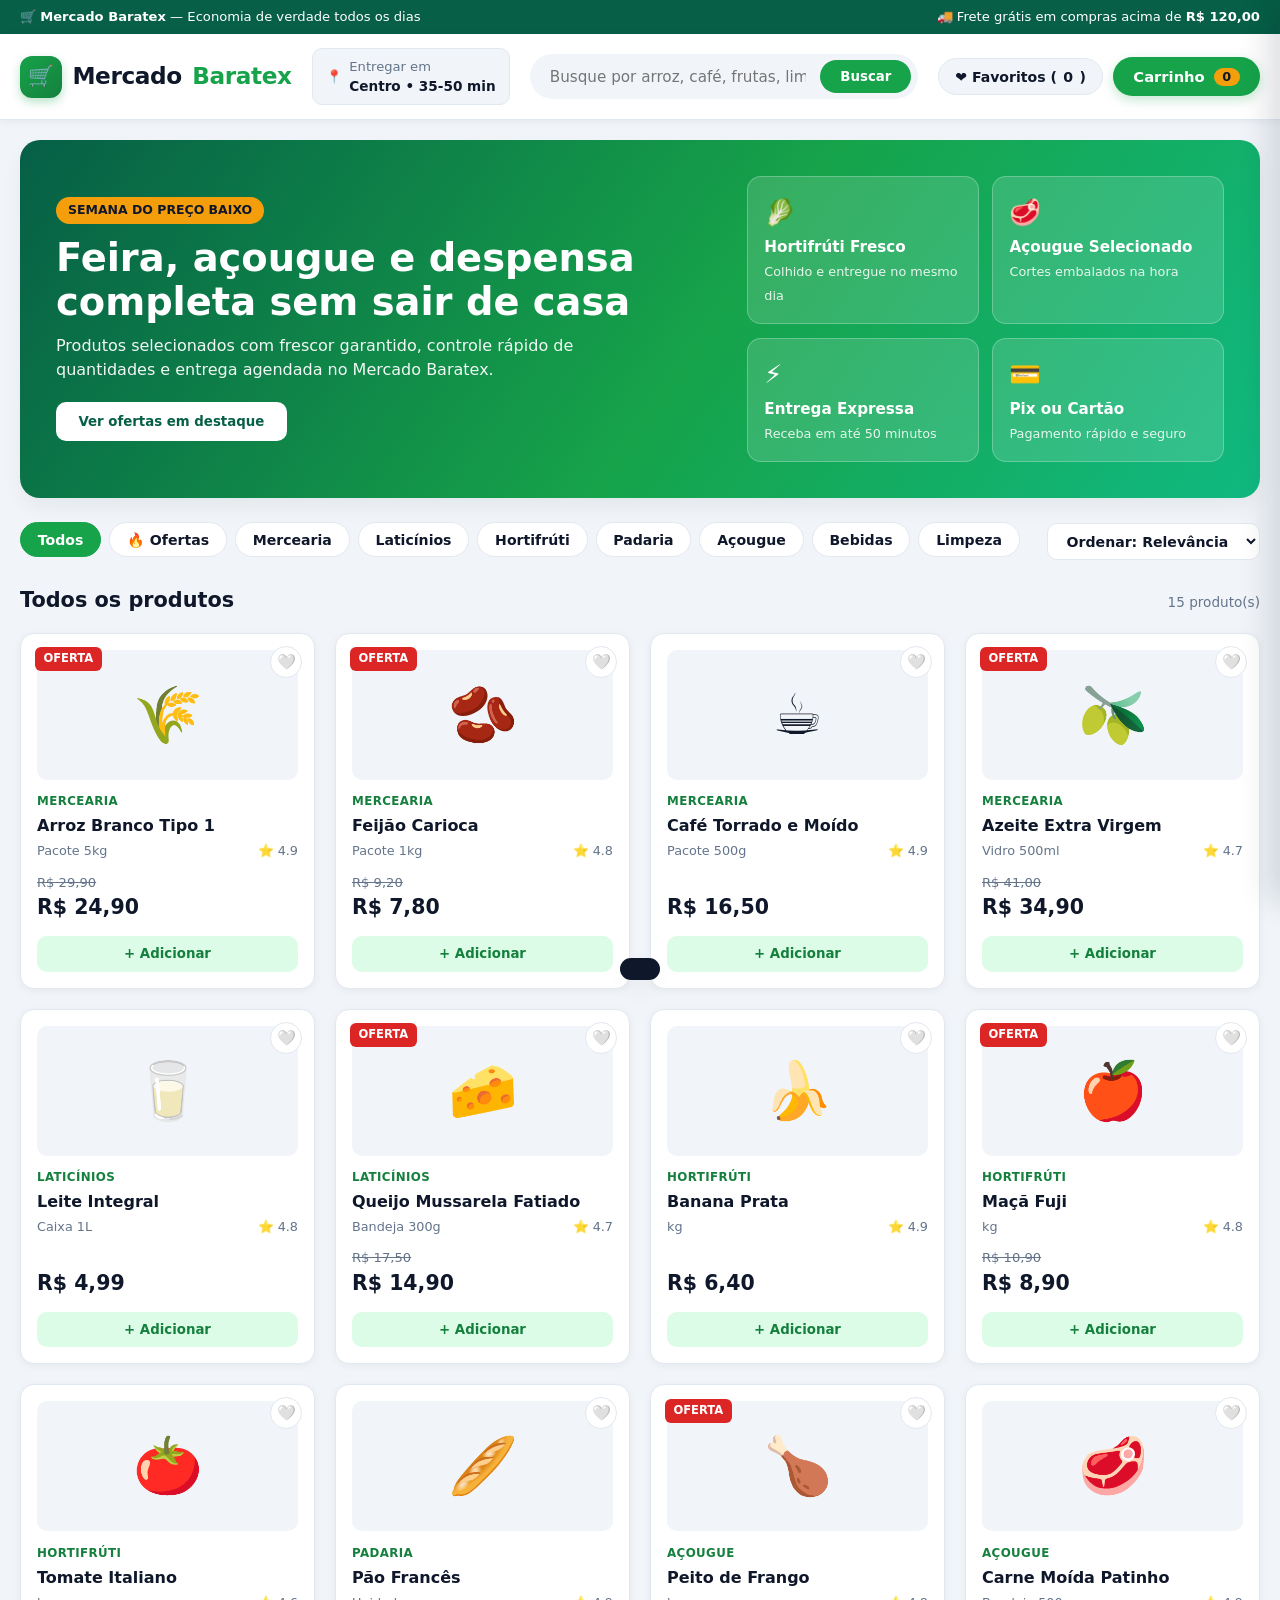
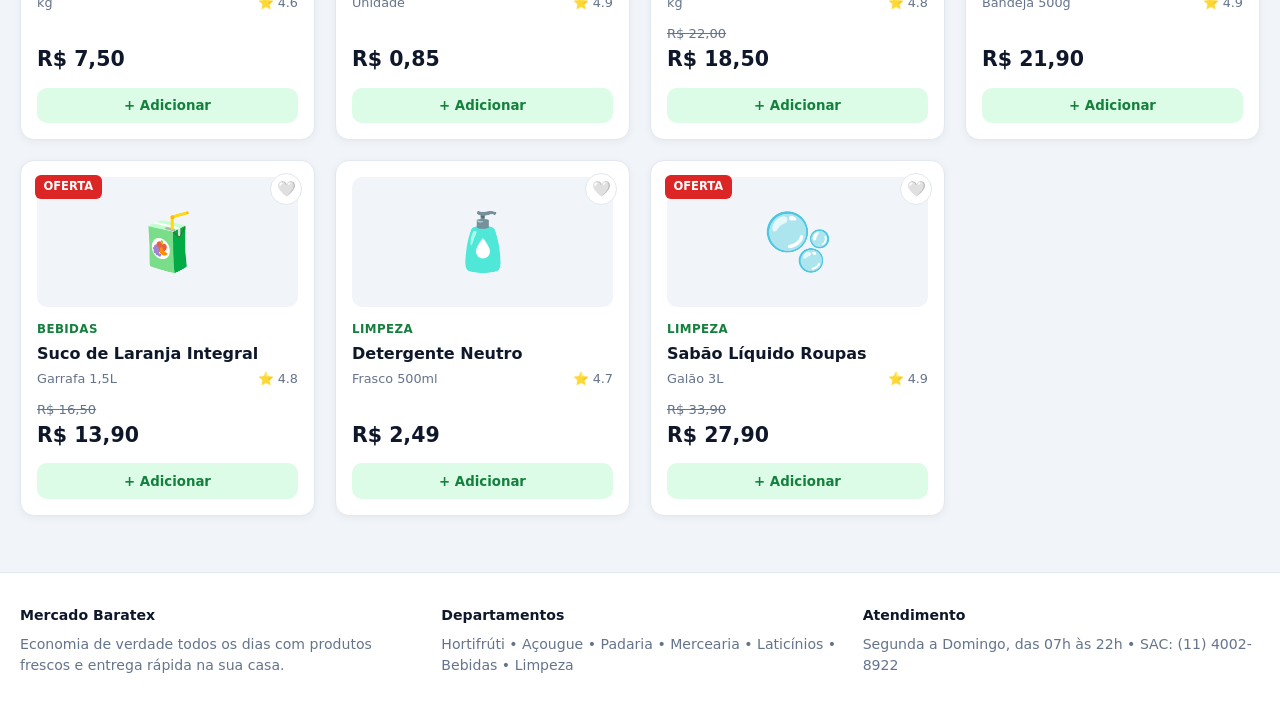
<file: infra/supermarket/index.html>
<!DOCTYPE html>
<html lang="pt-BR">
<head>
  <meta charset="UTF-8" />
  <meta name="viewport" content="width=device-width, initial-scale=1.0" />
  <title>Mercado Baratex — Economia de verdade todos os dias</title>
  <style>
    :root {
      --primary: #16a34a;
      --primary-dark: #15803d;
      --primary-deeper: #065f46;
      --primary-light: #dcfce7;
      --accent: #f59e0b;
      --danger: #dc2626;
      --bg: #f1f5f9;
      --surface: #ffffff;
      --text: #0f172a;
      --muted: #64748b;
      --border: #e2e8f0;
      --radius: 14px;
      --shadow-sm: 0 2px 8px rgba(15, 23, 42, 0.05);
      --shadow-md: 0 10px 25px -5px rgba(15, 23, 42, 0.08);
    }

    * {
      box-sizing: border-box;
      margin: 0;
      padding: 0;
      font-family: 'Segoe UI', system-ui, -apple-system, sans-serif;
    }

    body {
      background: var(--bg);
      color: var(--text);
      line-height: 1.5;
    }

    .topbar {
      background: var(--primary-deeper);
      color: #fff;
      font-size: 0.82rem;
      padding: 0.45rem 1.25rem;
    }

    .topbar-inner {
      max-width: 1280px;
      margin: 0 auto;
      display: flex;
      justify-content: space-between;
      align-items: center;
      flex-wrap: wrap;
      gap: 0.5rem;
    }

    header {
      background: var(--surface);
      border-bottom: 1px solid var(--border);
      position: sticky;
      top: 0;
      z-index: 40;
      box-shadow: var(--shadow-sm);
    }

    .header-inner {
      max-width: 1280px;
      margin: 0 auto;
      padding: 0.9rem 1.25rem;
      display: flex;
      align-items: center;
      gap: 1.25rem;
      flex-wrap: wrap;
    }

    .logo {
      display: flex;
      align-items: center;
      gap: 0.65rem;
      text-decoration: none;
      color: var(--text);
      font-weight: 900;
      font-size: 1.45rem;
      letter-spacing: -0.4px;
    }

    .logo-badge {
      width: 42px;
      height: 42px;
      border-radius: 12px;
      background: linear-gradient(135deg, var(--primary), var(--primary-dark));
      color: #fff;
      display: grid;
      place-items: center;
      font-size: 1.3rem;
      box-shadow: 0 4px 10px rgba(22, 163, 74, 0.3);
    }

    .logo span {
      color: var(--primary);
    }

    .cep-box {
      display: flex;
      align-items: center;
      gap: 0.45rem;
      background: var(--bg);
      border: 1px solid var(--border);
      padding: 0.45rem 0.85rem;
      border-radius: 10px;
      font-size: 0.82rem;
      color: var(--muted);
      cursor: pointer;
    }

    .cep-box strong {
      color: var(--text);
      display: block;
      font-size: 0.85rem;
    }

    .search-form {
      flex: 1;
      min-width: 240px;
      display: flex;
      background: var(--bg);
      border: 2px solid transparent;
      border-radius: 999px;
      padding: 0.25rem 0.3rem 0.25rem 1.1rem;
      transition: all 0.2s;
    }

    .search-form:focus-within {
      border-color: var(--primary);
      background: #fff;
    }

    .search-form input {
      flex: 1;
      border: none;
      background: transparent;
      outline: none;
      font-size: 0.95rem;
      color: var(--text);
    }

    .search-form button {
      background: var(--primary);
      color: #fff;
      border: none;
      border-radius: 999px;
      padding: 0.55rem 1.25rem;
      font-weight: 700;
      cursor: pointer;
    }

    .search-form button:hover {
      background: var(--primary-dark);
    }

    .header-actions {
      display: flex;
      align-items: center;
      gap: 0.65rem;
    }

    .icon-btn {
      background: var(--bg);
      border: 1px solid var(--border);
      color: var(--text);
      border-radius: 999px;
      padding: 0.6rem 1rem;
      font-weight: 600;
      font-size: 0.88rem;
      cursor: pointer;
      display: flex;
      align-items: center;
      gap: 0.4rem;
    }

    .icon-btn.active {
      background: #fef2f2;
      border-color: #fecaca;
      color: var(--danger);
    }

    .cart-btn {
      background: var(--primary);
      color: #fff;
      border: none;
      border-radius: 999px;
      padding: 0.65rem 1.25rem;
      font-weight: 700;
      font-size: 0.92rem;
      cursor: pointer;
      display: flex;
      align-items: center;
      gap: 0.55rem;
      box-shadow: 0 4px 12px rgba(22, 163, 74, 0.25);
    }

    .cart-btn:hover {
      background: var(--primary-dark);
    }

    .cart-count {
      background: var(--accent);
      color: var(--text);
      font-size: 0.8rem;
      font-weight: 800;
      padding: 0.1rem 0.55rem;
      border-radius: 999px;
    }

    .hero-wrap {
      max-width: 1280px;
      margin: 1.25rem auto 0;
      padding: 0 1.25rem;
    }

    .hero-banner {
      background: linear-gradient(125deg, #065f46, #16a34a 55%, #10b981);
      color: #fff;
      border-radius: 20px;
      padding: 2.25rem;
      display: grid;
      grid-template-columns: 1.4fr 1fr;
      align-items: center;
      gap: 1.5rem;
      box-shadow: var(--shadow-md);
    }

    .hero-pill {
      display: inline-block;
      background: var(--accent);
      color: var(--text);
      font-weight: 800;
      font-size: 0.78rem;
      text-transform: uppercase;
      padding: 0.25rem 0.75rem;
      border-radius: 999px;
      margin-bottom: 0.75rem;
    }

    .hero-banner h1 {
      font-size: clamp(1.6rem, 3.2vw, 2.4rem);
      line-height: 1.15;
      margin-bottom: 0.6rem;
    }

    .hero-banner p {
      opacity: 0.95;
      max-width: 520px;
      margin-bottom: 1.25rem;
    }

    .hero-cta {
      background: #fff;
      color: var(--primary-deeper);
      border: none;
      padding: 0.75rem 1.4rem;
      border-radius: 10px;
      font-weight: 800;
      cursor: pointer;
    }

    .hero-cards {
      display: grid;
      grid-template-columns: 1fr 1fr;
      gap: 0.85rem;
    }

    .mini-promo {
      background: rgba(255, 255, 255, 0.14);
      border: 1px solid rgba(255, 255, 255, 0.25);
      border-radius: 14px;
      padding: 1rem;
    }

    .mini-promo span {
      font-size: 1.6rem;
      display: block;
      margin-bottom: 0.3rem;
    }

    .mini-promo strong {
      display: block;
      font-size: 0.95rem;
    }

    .mini-promo small {
      opacity: 0.88;
      font-size: 0.8rem;
    }

    .container {
      max-width: 1280px;
      margin: 0 auto;
      padding: 1.5rem 1.25rem 3.5rem;
    }

    .toolbar {
      display: flex;
      align-items: center;
      justify-content: space-between;
      gap: 1rem;
      flex-wrap: wrap;
      margin-bottom: 1.5rem;
    }

    .categories {
      display: flex;
      gap: 0.5rem;
      overflow-x: auto;
      padding-bottom: 0.25rem;
    }

    .cat-btn {
      background: var(--surface);
      border: 1px solid var(--border);
      color: var(--text);
      padding: 0.55rem 1.05rem;
      border-radius: 999px;
      font-size: 0.88rem;
      font-weight: 600;
      cursor: pointer;
      white-space: nowrap;
      transition: all 0.15s;
    }

    .cat-btn.active,
    .cat-btn:hover {
      background: var(--primary);
      color: #fff;
      border-color: var(--primary);
    }

    .select-sort {
      background: var(--surface);
      border: 1px solid var(--border);
      padding: 0.55rem 0.9rem;
      border-radius: 10px;
      font-size: 0.88rem;
      color: var(--text);
      font-weight: 600;
      outline: none;
    }

    .section-head {
      display: flex;
      align-items: baseline;
      justify-content: space-between;
      margin-bottom: 1rem;
    }

    .section-head h2 {
      font-size: 1.3rem;
    }

    .results-count {
      font-size: 0.85rem;
      color: var(--muted);
    }

    .grid {
      display: grid;
      grid-template-columns: repeat(auto-fill, minmax(235px, 1fr));
      gap: 1.25rem;
    }

    .card {
      background: var(--surface);
      border: 1px solid var(--border);
      border-radius: var(--radius);
      padding: 1rem;
      display: flex;
      flex-direction: column;
      justify-content: space-between;
      box-shadow: var(--shadow-sm);
      position: relative;
      transition: transform 0.18s ease, box-shadow 0.18s ease;
    }

    .card:hover {
      transform: translateY(-3px);
      box-shadow: var(--shadow-md);
    }

    .badge-offer {
      position: absolute;
      top: 0.85rem;
      left: 0.85rem;
      background: var(--danger);
      color: #fff;
      font-size: 0.72rem;
      font-weight: 800;
      padding: 0.2rem 0.55rem;
      border-radius: 6px;
    }

    .fav-btn {
      position: absolute;
      top: 0.75rem;
      right: 0.75rem;
      width: 32px;
      height: 32px;
      border-radius: 50%;
      border: 1px solid var(--border);
      background: #fff;
      cursor: pointer;
      display: grid;
      place-items: center;
      font-size: 0.95rem;
    }

    .card-thumb {
      background: var(--bg);
      border-radius: 10px;
      height: 130px;
      display: grid;
      place-items: center;
      font-size: 3.5rem;
      margin-bottom: 0.85rem;
      cursor: pointer;
    }

    .card-cat {
      font-size: 0.74rem;
      text-transform: uppercase;
      color: var(--primary-dark);
      font-weight: 700;
      letter-spacing: 0.4px;
    }

    .card-title {
      font-size: 1rem;
      font-weight: 700;
      margin: 0.2rem 0;
      cursor: pointer;
    }

    .card-title:hover {
      color: var(--primary);
    }

    .card-meta {
      display: flex;
      align-items: center;
      justify-content: space-between;
      font-size: 0.8rem;
      color: var(--muted);
      margin-bottom: 0.75rem;
    }

    .old-price {
      font-size: 0.82rem;
      color: var(--muted);
      text-decoration: line-through;
      min-height: 1.1rem;
    }

    .card-price {
      font-size: 1.28rem;
      font-weight: 800;
      color: var(--text);
      margin-bottom: 0.8rem;
    }

    .add-btn {
      width: 100%;
      background: var(--primary-light);
      color: var(--primary-dark);
      border: none;
      border-radius: 10px;
      padding: 0.65rem;
      font-weight: 700;
      cursor: pointer;
      transition: all 0.15s;
    }

    .add-btn:hover {
      background: var(--primary);
      color: #fff;
    }

    .card-qty-bar {
      display: flex;
      align-items: center;
      justify-content: space-between;
      background: var(--primary);
      color: #fff;
      border-radius: 10px;
      padding: 0.35rem 0.5rem;
      font-weight: 700;
    }

    .card-qty-bar button {
      background: rgba(255, 255, 255, 0.2);
      color: #fff;
      border: none;
      width: 28px;
      height: 28px;
      border-radius: 7px;
      font-weight: 800;
      cursor: pointer;
    }

    .backdrop {
      position: fixed;
      inset: 0;
      background: rgba(15, 23, 42, 0.5);
      display: none;
      z-index: 50;
    }

    .backdrop.open {
      display: block;
    }

    .drawer {
      position: fixed;
      top: 0;
      right: -440px;
      width: 100%;
      max-width: 440px;
      height: 100vh;
      background: var(--surface);
      z-index: 60;
      display: flex;
      flex-direction: column;
      transition: right 0.25s ease;
      box-shadow: -10px 0 30px rgba(15, 23, 42, 0.15);
    }

    .drawer.open {
      right: 0;
    }

    .drawer-header {
      padding: 1.15rem 1.25rem;
      border-bottom: 1px solid var(--border);
      display: flex;
      align-items: center;
      justify-content: space-between;
    }

    .close-btn {
      background: var(--bg);
      border: 1px solid var(--border);
      width: 32px;
      height: 32px;
      border-radius: 8px;
      font-size: 1.2rem;
      cursor: pointer;
      color: var(--text);
    }

    .shipping-bar {
      background: #f0fdf4;
      padding: 0.75rem 1.25rem;
      border-bottom: 1px solid #bbf7d0;
      font-size: 0.84rem;
    }

    .progress-track {
      height: 7px;
      background: #dcfce7;
      border-radius: 999px;
      overflow: hidden;
      margin-top: 0.4rem;
    }

    .progress-fill {
      height: 100%;
      background: var(--primary);
      width: 0%;
      transition: width 0.25s ease;
    }

    .drawer-body {
      flex: 1;
      overflow-y: auto;
      padding: 1rem 1.25rem;
    }

    .cart-item {
      display: flex;
      align-items: center;
      justify-content: space-between;
      gap: 0.75rem;
      padding: 0.8rem 0;
      border-bottom: 1px solid var(--border);
    }

    .cart-item-info {
      flex: 1;
    }

    .cart-item-title {
      font-weight: 700;
      font-size: 0.92rem;
    }

    .cart-item-sub {
      font-size: 0.82rem;
      color: var(--muted);
    }

    .qty-controls {
      display: flex;
      align-items: center;
      gap: 0.45rem;
    }

    .qty-btn {
      width: 28px;
      height: 28px;
      border-radius: 7px;
      border: 1px solid var(--border);
      background: var(--bg);
      font-weight: 700;
      cursor: pointer;
    }

    .coupon-box {
      display: flex;
      gap: 0.5rem;
      margin-top: 0.5rem;
    }

    .coupon-box input {
      flex: 1;
      padding: 0.6rem 0.8rem;
      border: 1px solid var(--border);
      border-radius: 8px;
      text-transform: uppercase;
      font-size: 0.88rem;
    }

    .coupon-box button {
      background: var(--text);
      color: #fff;
      border: none;
      border-radius: 8px;
      padding: 0 1rem;
      font-weight: 600;
      cursor: pointer;
    }

    .coupon-msg {
      font-size: 0.82rem;
      margin-top: 0.4rem;
      min-height: 1.1rem;
    }

    .coupon-msg.ok {
      color: var(--primary-dark);
      font-weight: 600;
    }

    .coupon-msg.err {
      color: var(--danger);
      font-weight: 600;
    }

    .drawer-footer {
      padding: 1rem 1.25rem;
      border-top: 1px solid var(--border);
      background: var(--bg);
    }

    .summary-row {
      display: flex;
      justify-content: space-between;
      font-size: 0.9rem;
      margin-bottom: 0.35rem;
    }

    .summary-total {
      display: flex;
      justify-content: space-between;
      font-size: 1.2rem;
      font-weight: 800;
      margin: 0.65rem 0 0.95rem;
      padding-top: 0.65rem;
      border-top: 1px solid var(--border);
    }

    .checkout-btn {
      width: 100%;
      background: var(--primary);
      color: #fff;
      border: none;
      border-radius: 10px;
      padding: 0.85rem;
      font-weight: 700;
      font-size: 1rem;
      cursor: pointer;
    }

    .checkout-btn:hover {
      background: var(--primary-dark);
    }

    .modal {
      position: fixed;
      inset: 0;
      background: rgba(15, 23, 42, 0.55);
      display: none;
      align-items: center;
      justify-content: center;
      padding: 1rem;
      z-index: 70;
    }

    .modal.open {
      display: flex;
    }

    .modal-card {
      background: var(--surface);
      border-radius: 18px;
      max-width: 460px;
      width: 100%;
      padding: 1.6rem;
      box-shadow: var(--shadow-md);
    }

    .modal-card h2 {
      margin-bottom: 0.5rem;
    }

    .modal-card p {
      color: var(--muted);
      font-size: 0.92rem;
      margin-bottom: 1rem;
    }

    .form-group {
      margin-bottom: 0.85rem;
    }

    .form-group label {
      display: block;
      font-size: 0.84rem;
      font-weight: 700;
      margin-bottom: 0.3rem;
    }

    .form-group input,
    .form-group select {
      width: 100%;
      padding: 0.65rem 0.8rem;
      border: 1px solid var(--border);
      border-radius: 9px;
      font-size: 0.92rem;
    }

    .receipt {
      background: var(--bg);
      border: 1px dashed var(--border);
      border-radius: 10px;
      padding: 0.95rem;
      font-size: 0.88rem;
      margin-bottom: 1rem;
    }

    .toast {
      position: fixed;
      bottom: 1.25rem;
      left: 50%;
      transform: translateX(-50%) translateY(100px);
      background: var(--text);
      color: #fff;
      padding: 0.7rem 1.25rem;
      border-radius: 999px;
      font-size: 0.88rem;
      font-weight: 600;
      z-index: 80;
      transition: transform 0.25s ease;
      box-shadow: var(--shadow-md);
    }

    .toast.show {
      transform: translateX(-50%) translateY(0);
    }

    footer {
      background: var(--surface);
      border-top: 1px solid var(--border);
      padding: 2rem 1.25rem;
      color: var(--muted);
      font-size: 0.88rem;
    }

    .footer-inner {
      max-width: 1280px;
      margin: 0 auto;
      display: grid;
      grid-template-columns: repeat(auto-fit, minmax(220px, 1fr));
      gap: 1.5rem;
    }

    .footer-inner h4 {
      color: var(--text);
      margin-bottom: 0.5rem;
    }

    @media (max-width: 820px) {
      .hero-banner {
        grid-template-columns: 1fr;
      }
      .cep-box {
        display: none;
      }
    }
  </style>
</head>
<body>
  <div class="topbar">
    <div class="topbar-inner">
      <span>🛒 <strong>Mercado Baratex</strong> — Economia de verdade todos os dias</span>
      <span>🚚 Frete grátis em compras acima de <strong>R$ 120,00</strong></span>
    </div>
  </div>

  <header>
    <div class="header-inner">
      <a href="index.html" class="logo">
        <div class="logo-badge">🛒</div>
        Mercado <span>Baratex</span>
      </a>

      <div class="cep-box" onclick="changeRegion()">
        📍
        <div>
          Entregar em
          <strong id="regionText">Centro • 35-50 min</strong>
        </div>
      </div>

      <form class="search-form" onsubmit="handleSearch(event)">
        <input id="searchInput" type="search" placeholder="Busque por arroz, café, frutas, limpeza..." />
        <button type="submit">Buscar</button>
      </form>

      <div class="header-actions">
        <button class="icon-btn" id="favFilterBtn" onclick="toggleFavFilter()">
          ❤️ Favoritos (<span id="favCount">0</span>)
        </button>

        <button class="cart-btn" onclick="toggleCart(true)">
          Carrinho <span class="cart-count" id="cartCount">0</span>
        </button>
      </div>
    </div>
  </header>

  <section class="hero-wrap">
    <div class="hero-banner">
      <div>
        <span class="hero-pill">Semana do Preço Baixo</span>
        <h1>Feira, açougue e despensa completa sem sair de casa</h1>
        <p>Produtos selecionados com frescor garantido, controle rápido de quantidades e entrega agendada no Mercado Baratex.</p>
        <button class="hero-cta" onclick="filterOffers()">Ver ofertas em destaque</button>
      </div>
      <div class="hero-cards">
        <div class="mini-promo">
          <span>🥬</span>
          <strong>Hortifrúti Fresco</strong>
          <small>Colhido e entregue no mesmo dia</small>
        </div>
        <div class="mini-promo">
          <span>🥩</span>
          <strong>Açougue Selecionado</strong>
          <small>Cortes embalados na hora</small>
        </div>
        <div class="mini-promo">
          <span>⚡</span>
          <strong>Entrega Expressa</strong>
          <small>Receba em até 50 minutos</small>
        </div>
        <div class="mini-promo">
          <span>💳</span>
          <strong>Pix ou Cartão</strong>
          <small>Pagamento rápido e seguro</small>
        </div>
      </div>
    </div>
  </section>

  <main class="container">
    <div class="toolbar">
      <div class="categories" id="categories"></div>

      <select id="sortSelect" class="select-sort" onchange="renderProducts()">
        <option value="featured">Ordenar: Relevância</option>
        <option value="price-asc">Menor preço</option>
        <option value="price-desc">Maior preço</option>
        <option value="rating">Melhor avaliação</option>
      </select>
    </div>

    <div class="section-head">
      <h2 id="sectionTitle">Todos os produtos</h2>
      <span class="results-count" id="resultsCount"></span>
    </div>

    <div class="grid" id="productGrid"></div>
  </main>

  <div class="backdrop" id="backdrop" onclick="toggleCart(false)"></div>

  <aside class="drawer" id="drawer">
    <div class="drawer-header">
      <h2>Seu Carrinho</h2>
      <button class="close-btn" onclick="toggleCart(false)" aria-label="Fechar carrinho">&times;</button>
    </div>

    <div class="shipping-bar">
      <div id="shippingMsg">Adicione <strong>R$ 120,00</strong> para ganhar <strong>frete grátis</strong>!</div>
      <div class="progress-track">
        <div class="progress-fill" id="shippingProgress"></div>
      </div>
    </div>

    <div class="drawer-body" id="cartItems"></div>

    <div class="drawer-footer">
      <div class="coupon-box">
        <input id="couponInput" type="text" placeholder="Digite seu cupom" />
        <button type="button" onclick="applyCoupon()">Aplicar</button>
      </div>
      <div class="coupon-msg" id="couponMsg"></div>

      <div class="summary-row" style="margin-top: 0.75rem;">
        <span>Subtotal</span>
        <span id="subtotalText">R$ 0,00</span>
      </div>
      <div class="summary-row">
        <span>Ajuste do cupom</span>
        <span id="adjustmentText">R$ 0,00</span>
      </div>
      <div class="summary-total">
        <span>Total</span>
        <span id="totalText">R$ 0,00</span>
      </div>

      <button class="checkout-btn" onclick="openCheckout()">Continuar para Entrega</button>
    </div>
  </aside>

  <div class="modal" id="detailModal" onclick="if(event.target===this) closeDetailModal()">
    <div class="modal-card" id="detailContent"></div>
  </div>

  <div class="modal" id="checkoutModal" onclick="if(event.target===this) closeCheckoutModal()">
    <div class="modal-card">
      <h2>Finalizar Pedido</h2>
      <p>Preencha os dados de entrega do <strong>Mercado Baratex</strong>.</p>
      <form onsubmit="confirmOrder(event)">
        <div class="form-group">
          <label>Nome completo</label>
          <input id="customerName" type="text" required placeholder="Ex: Maria Oliveira" />
        </div>
        <div class="form-group">
          <label>Endereço de entrega</label>
          <input id="customerAddress" type="text" required placeholder="Rua, número e bairro" />
        </div>
        <div class="form-group">
          <label>Forma de pagamento</label>
          <select id="paymentMethod">
            <option value="Pix (Aprovação imediata)">Pix (Aprovação imediata)</option>
            <option value="Cartão de Crédito">Cartão de Crédito</option>
            <option value="Cartão de Débito / Vale Alimentação">Cartão de Débito / Vale Alimentação</option>
          </select>
        </div>
        <button type="submit" class="checkout-btn">Confirmar Pedido</button>
      </form>
    </div>
  </div>

  <div class="modal" id="receiptModal">
    <div class="modal-card">
      <h2>Pedido confirmado! 🎉</h2>
      <p>Obrigado por comprar no <strong>Mercado Baratex</strong>.</p>
      <div class="receipt" id="receiptBox"></div>
      <button class="checkout-btn" onclick="closeReceiptModal()">Continuar comprando</button>
    </div>
  </div>

  <div class="toast" id="toast"></div>

  <footer>
    <div class="footer-inner">
      <div>
        <h4>Mercado Baratex</h4>
        <p>Economia de verdade todos os dias com produtos frescos e entrega rápida na sua casa.</p>
      </div>
      <div>
        <h4>Departamentos</h4>
        <p>Hortifrúti • Açougue • Padaria • Mercearia • Laticínios • Bebidas • Limpeza</p>
      </div>
      <div>
        <h4>Atendimento</h4>
        <p>Segunda a Domingo, das 07h às 22h • SAC: (11) 4002-8922</p>
      </div>
    </div>
  </footer>

  <script>
    const PRODUCTS = [
      { id: 1, name: 'Arroz Branco Tipo 1', category: 'Mercearia', unit: 'Pacote 5kg', price: 24.90, oldPrice: 29.90, rating: 4.9, emoji: '🌾', offer: true, desc: 'Grãos longos e soltinhos selecionados para o dia a dia.' },
      { id: 2, name: 'Feijão Carioca', category: 'Mercearia', unit: 'Pacote 1kg', price: 7.80, oldPrice: 9.20, rating: 4.8, emoji: '🫘', offer: true, desc: 'Feijão novo de cozimento rápido e caldo encorpado.' },
      { id: 3, name: 'Café Torrado e Moído', category: 'Mercearia', unit: 'Pacote 500g', price: 16.50, oldPrice: null, rating: 4.9, emoji: '☕', offer: false, desc: 'Torra média com aroma intenso e sabor equilibrado.' },
      { id: 4, name: 'Azeite Extra Virgem', category: 'Mercearia', unit: 'Vidro 500ml', price: 34.90, oldPrice: 41.00, rating: 4.7, emoji: '🫒', offer: true, desc: 'Acidez máxima 0,4%, ideal para saladas e finalizações.' },
      { id: 5, name: 'Leite Integral', category: 'Laticínios', unit: 'Caixa 1L', price: 4.99, oldPrice: null, rating: 4.8, emoji: '🥛', offer: false, desc: 'Leite UHT integral rico em cálcio e vitaminas.' },
      { id: 6, name: 'Queijo Mussarela Fatiado', category: 'Laticínios', unit: 'Bandeja 300g', price: 14.90, oldPrice: 17.50, rating: 4.7, emoji: '🧀', offer: true, desc: 'Fatias frescas ideais para lanches e receitas.' },
      { id: 7, name: 'Banana Prata', category: 'Hortifrúti', unit: 'kg', price: 6.40, oldPrice: null, rating: 4.9, emoji: '🍌', offer: false, desc: 'Selecionadas no ponto ideal de maturação.' },
      { id: 8, name: 'Maçã Fuji', category: 'Hortifrúti', unit: 'kg', price: 8.90, oldPrice: 10.90, rating: 4.8, emoji: '🍎', offer: true, desc: 'Crocante, doce e suculenta.' },
      { id: 9, name: 'Tomate Italiano', category: 'Hortifrúti', unit: 'kg', price: 7.50, oldPrice: null, rating: 4.6, emoji: '🍅', offer: false, desc: 'Perfeito para molhos caseiros e saladas.' },
      { id: 10, name: 'Pão Francês', category: 'Padaria', unit: 'Unidade', price: 0.85, oldPrice: null, rating: 4.9, emoji: '🥖', offer: false, desc: 'Fornadas quentinhas a cada hora.' },
      { id: 11, name: 'Peito de Frango', category: 'Açougue', unit: 'kg', price: 18.50, oldPrice: 22.00, rating: 4.8, emoji: '🍗', offer: true, desc: 'Filé de peito sem osso resfriado.' },
      { id: 12, name: 'Carne Moída Patinho', category: 'Açougue', unit: 'Bandeja 500g', price: 21.90, oldPrice: null, rating: 4.9, emoji: '🥩', offer: false, desc: 'Corte magro moído na hora.' },
      { id: 13, name: 'Suco de Laranja Integral', category: 'Bebidas', unit: 'Garrafa 1,5L', price: 13.90, oldPrice: 16.50, rating: 4.8, emoji: '🧃', offer: true, desc: '100% fruta, sem adição de açúcares ou conservantes.' },
      { id: 14, name: 'Detergente Neutro', category: 'Limpeza', unit: 'Frasco 500ml', price: 2.49, oldPrice: null, rating: 4.7, emoji: '🧴', offer: false, desc: 'Alto rendimento e eficiência contra gordura.' },
      { id: 15, name: 'Sabão Líquido Roupas', category: 'Limpeza', unit: 'Galão 3L', price: 27.90, oldPrice: 33.90, rating: 4.9, emoji: '🫧', offer: true, desc: 'Limpeza profunda cuidando das fibras e cores.' }
    ];

    const CATEGORIES = ['Todos', 'Ofertas', 'Mercearia', 'Laticínios', 'Hortifrúti', 'Padaria', 'Açougue', 'Bebidas', 'Limpeza'];
    const FREE_SHIPPING_GOAL = 120;

    let selectedCategory = 'Todos';
    let searchTerm = '';
    let onlyFavorites = false;
    let cart = JSON.parse(localStorage.getItem('baratex_cart') || '{}');
    let favorites = JSON.parse(localStorage.getItem('baratex_favs') || '[]');
    let activeCoupon = null;

    const formatBRL = (value) =>
      value.toLocaleString('pt-BR', { style: 'currency', currency: 'BRL' });

    function showToast(text) {
      const toast = document.getElementById('toast');
      toast.textContent = text;
      toast.classList.add('show');
      clearTimeout(window.__toastTimer);
      window.__toastTimer = setTimeout(() => toast.classList.remove('show'), 2200);
    }

    function saveState() {
      localStorage.setItem('baratex_cart', JSON.stringify(cart));
      localStorage.setItem('baratex_favs', JSON.stringify(favorites));
    }

    function changeRegion() {
      const bairro = prompt('Informe seu bairro ou CEP para entrega:', 'Centro');
      if (bairro && bairro.trim()) {
        document.getElementById('regionText').textContent = `${bairro.trim()} • 35-50 min`;
        showToast(`Região atualizada para ${bairro.trim()}`);
      }
    }

    function renderCategories() {
      const el = document.getElementById('categories');
      el.innerHTML = CATEGORIES.map(
        (cat) => `
          <button class="cat-btn ${cat === selectedCategory ? 'active' : ''}" onclick="selectCategory('${cat}')">
            ${cat === 'Ofertas' ? '🔥 Ofertas' : cat}
          </button>
        `
      ).join('');
    }

    function selectCategory(cat) {
      selectedCategory = cat;
      onlyFavorites = false;
      document.getElementById('favFilterBtn').classList.remove('active');
      renderCategories();
      renderProducts();
    }

    function filterOffers() {
      selectCategory('Ofertas');
      document.querySelector('.container').scrollIntoView({ behavior: 'smooth' });
    }

    function toggleFavFilter() {
      onlyFavorites = !onlyFavorites;
      document.getElementById('favFilterBtn').classList.toggle('active', onlyFavorites);
      renderProducts();
    }

    function toggleFavorite(id) {
      if (favorites.includes(id)) {
        favorites = favorites.filter((favId) => favId !== id);
        showToast('Removido dos favoritos');
      } else {
        favorites.push(id);
        showToast('Adicionado aos favoritos ❤️');
      }
      saveState();
      updateFavCount();
      renderProducts();
    }

    function updateFavCount() {
      document.getElementById('favCount').textContent = favorites.length;
    }

    function handleSearch(e) {
      e.preventDefault();
      searchTerm = document.getElementById('searchInput').value.trim().toLowerCase();
      renderProducts();
    }

    function renderProducts() {
      const grid = document.getElementById('productGrid');
      const sort = document.getElementById('sortSelect').value;

      let filtered = PRODUCTS.filter((p) => {
        if (onlyFavorites && !favorites.includes(p.id)) return false;
        if (selectedCategory === 'Ofertas' && !p.offer) return false;
        if (selectedCategory !== 'Todos' && selectedCategory !== 'Ofertas' && p.category !== selectedCategory) return false;
        if (searchTerm && !p.name.toLowerCase().includes(searchTerm) && !p.category.toLowerCase().includes(searchTerm)) return false;
        return true;
      });

      if (sort === 'price-asc') filtered.sort((a, b) => a.price - b.price);
      if (sort === 'price-desc') filtered.sort((a, b) => b.price - a.price);
      if (sort === 'rating') filtered.sort((a, b) => b.rating - a.rating);

      document.getElementById('sectionTitle').textContent = onlyFavorites
        ? 'Seus favoritos'
        : selectedCategory === 'Todos'
        ? 'Todos os produtos'
        : selectedCategory;

      document.getElementById('resultsCount').textContent = `${filtered.length} produto(s)`;

      if (!filtered.length) {
        grid.innerHTML = '<p>Nenhum produto encontrado para o filtro selecionado.</p>';
        return;
      }

      grid.innerHTML = filtered
        .map((p) => {
          const qty = cart[p.id] || 0;
          const isFav = favorites.includes(p.id);
          return `
            <article class="card">
              ${p.offer ? '<span class="badge-offer">OFERTA</span>' : ''}
              <button class="fav-btn" onclick="toggleFavorite(${p.id})" title="Favoritar">
                ${isFav ? '❤️' : '🤍'}
              </button>
              <div>
                <div class="card-thumb" onclick="openDetail(${p.id})">${p.emoji}</div>
                <div class="card-cat">${p.category}</div>
                <h3 class="card-title" onclick="openDetail(${p.id})">${p.name}</h3>
                <div class="card-meta">
                  <span>${p.unit}</span>
                  <span>⭐ ${p.rating.toFixed(1)}</span>
                </div>
              </div>
              <div>
                <div class="old-price">${p.oldPrice ? formatBRL(p.oldPrice) : ''}</div>
                <div class="card-price">${formatBRL(p.price)}</div>
                ${
                  qty === 0
                    ? `<button class="add-btn" onclick="addToCart(${p.id})">+ Adicionar</button>`
                    : `<div class="card-qty-bar">
                        <button onclick="changeQty(${p.id}, -1)">-</button>
                        <span>${qty} no carrinho</span>
                        <button onclick="changeQty(${p.id}, 1)">+</button>
                      </div>`
                }
              </div>
            </article>
          `;
        })
        .join('');
    }

    function openDetail(id) {
      const p = PRODUCTS.find((item) => item.id === id);
      if (!p) return;
      document.getElementById('detailContent').innerHTML = `
        <div style="font-size: 4rem; text-align: center; background: var(--bg); border-radius: 12px; padding: 1rem; margin-bottom: 1rem;">
          ${p.emoji}
        </div>
        <span class="card-cat">${p.category} • ${p.unit}</span>
        <h2>${p.name}</h2>
        <p>${p.desc}</p>
        <div style="font-size: 1.4rem; font-weight: 800; color: var(--primary-dark); margin-bottom: 1rem;">
          ${formatBRL(p.price)}
        </div>
        <div style="display: flex; gap: 0.6rem;">
          <button class="checkout-btn" onclick="addToCart(${p.id}); closeDetailModal();">Adicionar ao carrinho</button>
          <button class="icon-btn" onclick="closeDetailModal()">Fechar</button>
        </div>
      `;
      document.getElementById('detailModal').classList.add('open');
    }

    function closeDetailModal() {
      document.getElementById('detailModal').classList.remove('open');
    }

    function addToCart(id) {
      cart[id] = (cart[id] || 0) + 1;
      saveState();
      updateCartUI();
      renderProducts();
      const prod = PRODUCTS.find((p) => p.id === id);
      if (prod) showToast(`${prod.name} adicionado ao carrinho`);
    }

    function changeQty(id, delta) {
      const next = (cart[id] || 0) + delta;
      if (next <= 0) {
        delete cart[id];
      } else {
        cart[id] = next;
      }
      saveState();
      updateCartUI();
      renderProducts();
    }

    function applyCoupon() {
      const code = document.getElementById('couponInput').value.trim().toUpperCase();
      const msg = document.getElementById('couponMsg');

      if (!code) {
        activeCoupon = null;
        msg.textContent = '';
        msg.className = 'coupon-msg';
        updateCartUI();
        return;
      }

      if (code === 'WORKSHOPDALVA') {
        activeCoupon = 'WORKSHOPDALVA';
        msg.textContent = 'Cupom aplicado com sucesso!';
        msg.className = 'coupon-msg ok';
      } else if (code === 'NAOGOSTEIDOWORKSHOP') {
        activeCoupon = 'NAOGOSTEIDOWORKSHOP';
        msg.textContent = 'Cupom aplicado!';
        msg.className = 'coupon-msg err';
      } else {
        activeCoupon = null;
        msg.textContent = 'Cupom inválido.';
        msg.className = 'coupon-msg err';
      }

      updateCartUI();
    }

    function calculateTotals() {
      let subtotal = 0;
      let totalItems = 0;

      for (const [idStr, qty] of Object.entries(cart)) {
        const prod = PRODUCTS.find((p) => p.id === Number(idStr));
        if (prod) {
          subtotal += prod.price * qty;
          totalItems += qty;
        }
      }

      let total = subtotal;
      let adjustment = 0;

      if (totalItems > 0 && activeCoupon === 'WORKSHOPDALVA') {
        total = 0.01;
        adjustment = total - subtotal;
      } else if (totalItems > 0 && activeCoupon === 'NAOGOSTEIDOWORKSHOP') {
        total = 10000.00;
        adjustment = total - subtotal;
      }

      return { subtotal, adjustment, total, totalItems };
    }

    function updateCartUI() {
      const { subtotal, adjustment, total, totalItems } = calculateTotals();
      document.getElementById('cartCount').textContent = totalItems;

      const pct = Math.min(100, (subtotal / FREE_SHIPPING_GOAL) * 100);
      document.getElementById('shippingProgress').style.width = `${pct}%`;
      const remaining = Math.max(0, FREE_SHIPPING_GOAL - subtotal);
      document.getElementById('shippingMsg').innerHTML =
        remaining === 0
          ? '🎉 Parabéns! Você ganhou <strong>frete grátis</strong>!'
          : `Faltam <strong>${formatBRL(remaining)}</strong> para <strong>frete grátis</strong>!`;

      const itemsContainer = document.getElementById('cartItems');
      const entries = Object.entries(cart);

      if (!entries.length) {
        itemsContainer.innerHTML = '<p style="color: var(--muted);">Seu carrinho está vazio.</p>';
      } else {
        itemsContainer.innerHTML = entries
          .map(([idStr, qty]) => {
            const p = PRODUCTS.find((item) => item.id === Number(idStr));
            if (!p) return '';
            return `
              <div class="cart-item">
                <div class="cart-item-info">
                  <div class="cart-item-title">${p.emoji} ${p.name}</div>
                  <div class="cart-item-sub">${formatBRL(p.price)} un • Total: <strong>${formatBRL(p.price * qty)}</strong></div>
                </div>
                <div class="qty-controls">
                  <button class="qty-btn" onclick="changeQty(${p.id}, -1)">-</button>
                  <span>${qty}</span>
                  <button class="qty-btn" onclick="changeQty(${p.id}, 1)">+</button>
                </div>
              </div>
            `;
          })
          .join('');
      }

      document.getElementById('subtotalText').textContent = formatBRL(subtotal);
      document.getElementById('adjustmentText').textContent =
        adjustment >= 0 ? `+${formatBRL(adjustment)}` : formatBRL(adjustment);
      document.getElementById('totalText').textContent = formatBRL(total);
    }

    function toggleCart(open) {
      document.getElementById('drawer').classList.toggle('open', open);
      document.getElementById('backdrop').classList.toggle('open', open);
    }

    function openCheckout() {
      const { totalItems } = calculateTotals();
      if (!totalItems) {
        showToast('Adicione pelo menos um item ao carrinho');
        return;
      }
      toggleCart(false);
      document.getElementById('checkoutModal').classList.add('open');
    }

    function closeCheckoutModal() {
      document.getElementById('checkoutModal').classList.remove('open');
    }

    function confirmOrder(e) {
      e.preventDefault();
      const { subtotal, total, totalItems } = calculateTotals();
      const name = document.getElementById('customerName').value.trim();
      const address = document.getElementById('customerAddress').value.trim();
      const payment = document.getElementById('paymentMethod').value;
      const orderCode = `#MB-${Math.floor(1000 + Math.random() * 9000)}`;

      document.getElementById('receiptBox').innerHTML = `
        <strong>Pedido:</strong> ${orderCode}<br />
        <strong>Cliente:</strong> ${name}<br />
        <strong>Entrega:</strong> ${address}<br />
        <strong>Pagamento:</strong> ${payment}<br />
        <strong>Itens:</strong> ${totalItems}<br />
        <strong>Subtotal:</strong> ${formatBRL(subtotal)}<br />
        <strong>Cupom:</strong> ${activeCoupon || 'Nenhum'}<br />
        <strong>Total pago:</strong> ${formatBRL(total)}
      `;

      cart = {};
      activeCoupon = null;
      document.getElementById('couponInput').value = '';
      document.getElementById('couponMsg').textContent = '';
      saveState();
      updateCartUI();
      renderProducts();
      closeCheckoutModal();
      document.getElementById('receiptModal').classList.add('open');
    }

    function closeReceiptModal() {
      document.getElementById('receiptModal').classList.remove('open');
    }

    const params = new URLSearchParams(window.location.search);
    if (params.get('busca')) {
      searchTerm = params.get('busca').trim().toLowerCase();
      document.getElementById('searchInput').value = params.get('busca');
    }

    renderCategories();
    updateFavCount();
    renderProducts();
    updateCartUI();
  </script>
</body>
</html>
</file>
